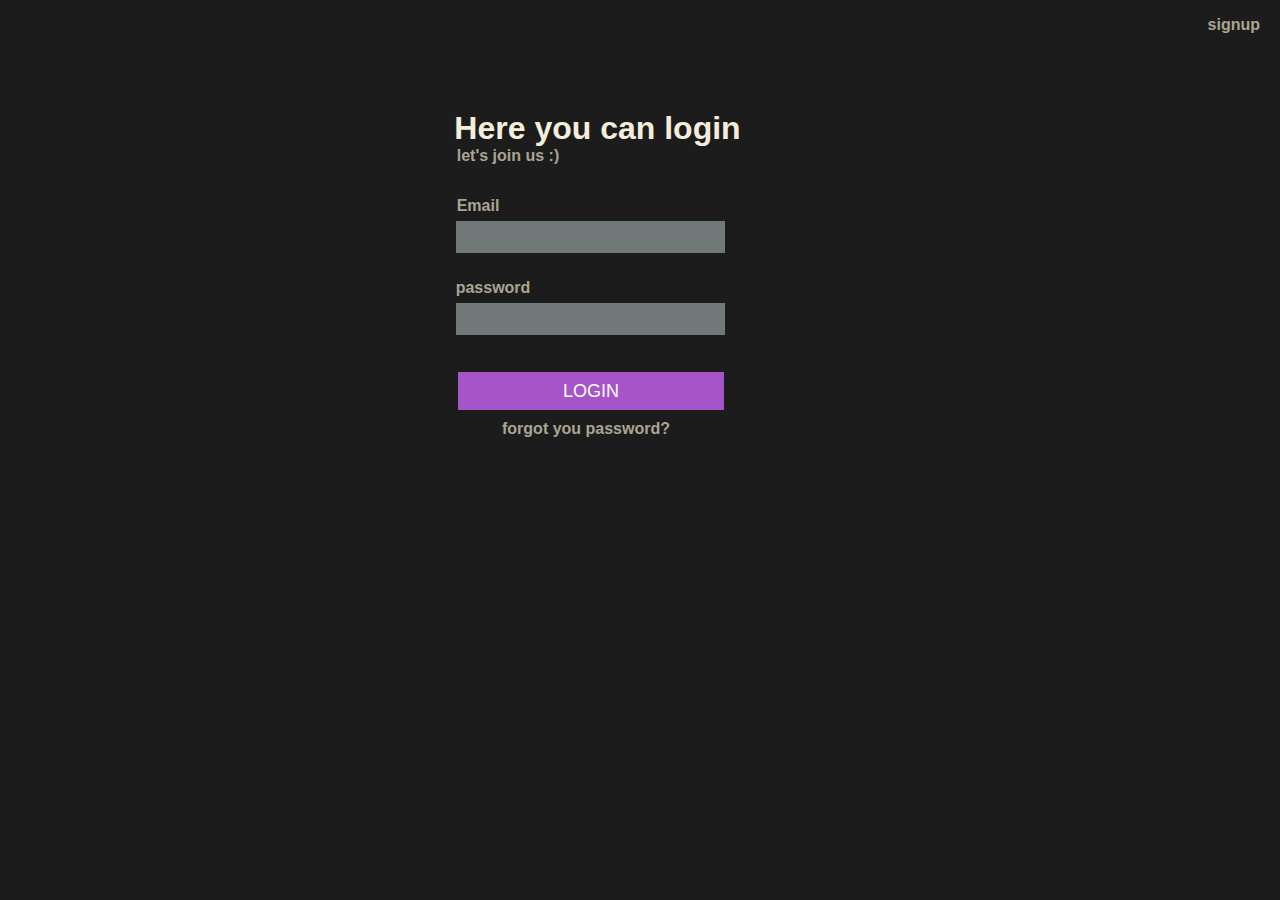
<file: index.html>
<!DOCTYPE html>
<html lang="en" dir="ltr">
  <head>
    <meta charset="utf-8">
    <title> MY  FIRST PROJECT</title>
    <link rel="stylesheet" href="css/login.css">
  </head>
  <body>
    <div class="top-contianer">
      <h3><p  class="signup"><a href="signup.html">signup</a></p></h3>
      <h1>Here you can login</h1>
      <h3>let's join us :)</h3>
    </div>
    <div class="middle-contianer">
       <h3><p>Email</p></h3>
      <input type="email" name="" value=""><br>
     <h3><p class="pass">password</p></h3>
      <input type="password" name="" value="">
    </div>
  <div class="bottom-contianer">
    <p class="button"><a class="btn"href="main.html">LOGIN</a></p>
      <h3><p class="for">forgot you password?</p></h3>
  </div>

  </body>
</html>
</file>
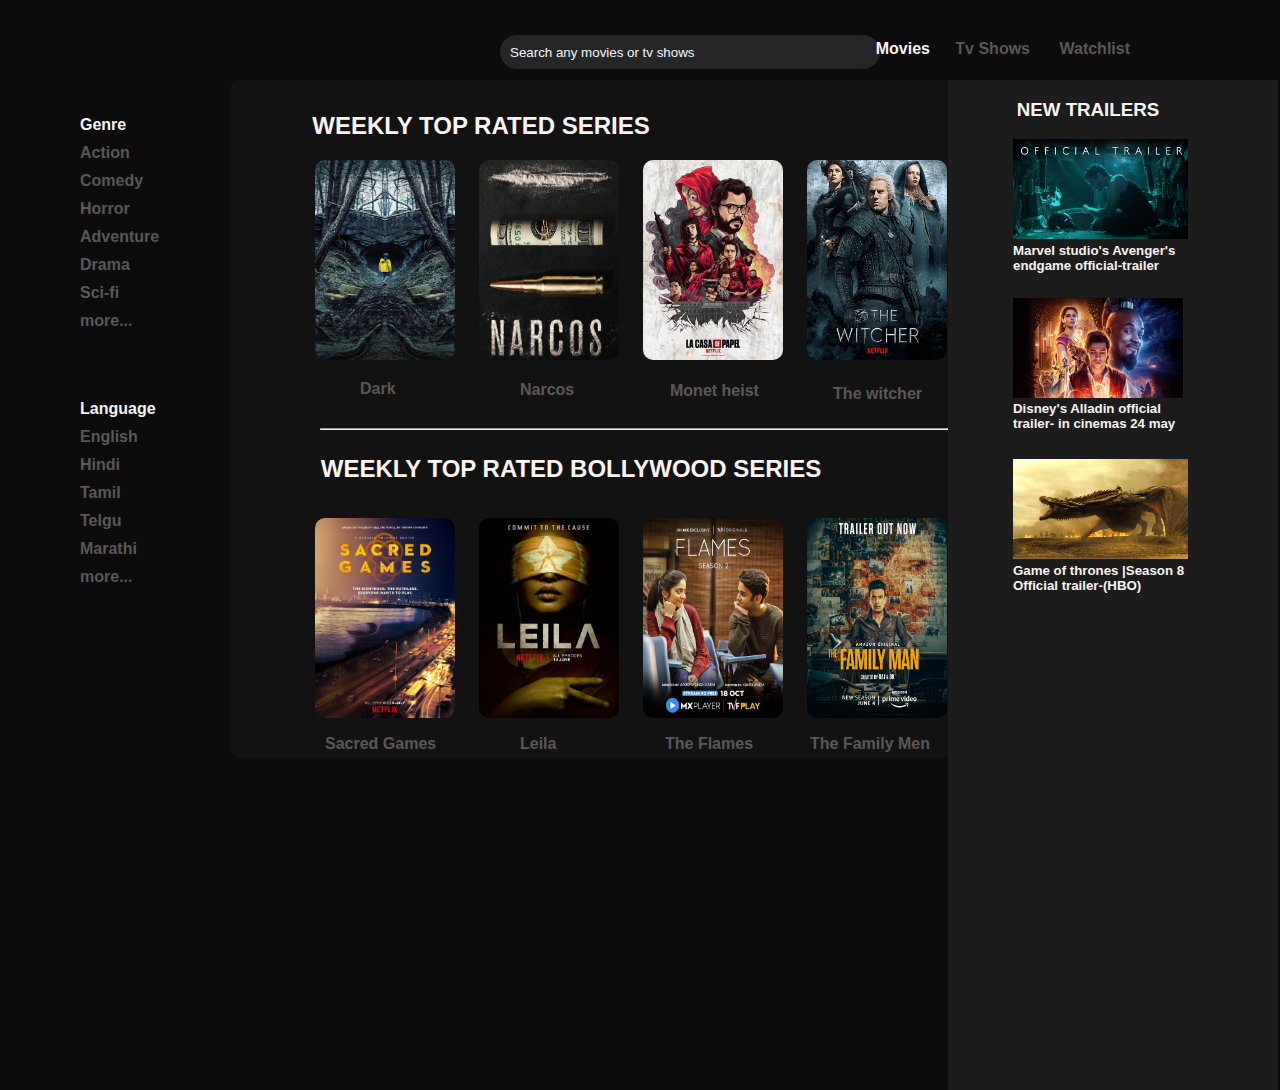
<file: main.html>
<!DOCTYPE html>
<html lang="en" dir="ltr">
  <head>
    <meta charset="utf-8">
    <title>my entry page</title>
    <link rel="stylesheet" href="css/main.css">
  </head>
  <body>
  <input type="text" name="" value="Search any movies or tv shows">
    <h4 class="sideh1">Movies</h4>
    <h4 class="sideh2">Tv Shows</h4>
    <h4 class="sideh3">Watchlist</h4>

  <div class="side1">
  <p> <h4 class="white1">Genre</h4>
    <h4>Action</h4>
    <h4>Comedy</h4>
    <h4>Horror</h4>
    <h4>Adventure</h4>
    <h4>Drama</h4>
    <h4>Sci-fi</h4>
    <h4>more...</h4>
    </p>

  </div>
  <div class="side2">
    <h4 class="white1">Language</h4>
    <h4>English</h4>
    <h4>Hindi</h4>
    <h4>Tamil</h4>
    <h4>Telgu</h4>
    <h4>Marathi</h4>
    <h4>more...</h4>

  </div>

  <div class="main">
    <h2 class="headingmain">WEEKLY TOP RATED SERIES</h2>
  <img class="img1" src="image/dark.png" alt="image1">
  <img class="img2" src="image/narcos.png" alt="image2">
  <img class="img3" src="image/moneyheist.png" alt="image3">
  <img class="img4" src="image/witcher.png" alt="image4">

  <p ><h4 class="heading1">Dark</h4></p>
  <p><h4  class="heading2">Narcos</h4></p>
  <p ><h4 class="heading3"><a href="movie.html">Monet heist</a></h4></p>
  <p ><h4 class="heading4">The witcher</h4></p>
  <hr>
  <h2 class="headingmain2">WEEKLY TOP RATED BOLLYWOOD SERIES</h2>

  <img class="img5"src="image/sc.png" alt="imag5">
  <img class="img6" src="image/leila.png" alt="imag6">
  <img class="img7" src="image/theflames.png" alt="imag7">
  <img class="img8" src="image/familymen.png" alt="imag8">
  <p ><h4 class="heading5">Sacred Games</h4></p>
  <p><h4  class="heading6">Leila</h4></p>
  <p ><h4 class="heading7">The Flames</h4></p>
  <p ><h4 class="heading8">The Family Men</h4></p>


  </div>


  <div class="sidemain">
    <h3 class="new">NEW TRAILERS</h3>
    <img class="img9" src="image/endgame.png" alt="imag9">
     <h5>Marvel studio's Avenger's</h5>
    <h5>endgame official-trailer</hendgame5>
    <br>
    <img class="img10" src="image/aladin.png" alt="imag10" />
    <h5>Disney's Alladin official</h5>
      <h5>trailer- in cinemas 24 may</h5>
    <br>
    <img class="img11" src="image/got.png" alt="imag11">
    <h5>Game of thrones |Season 8</h5>
    <h5>Official trailer-(HBO)</h5>

  </div>

  </body>
</html>
</file>
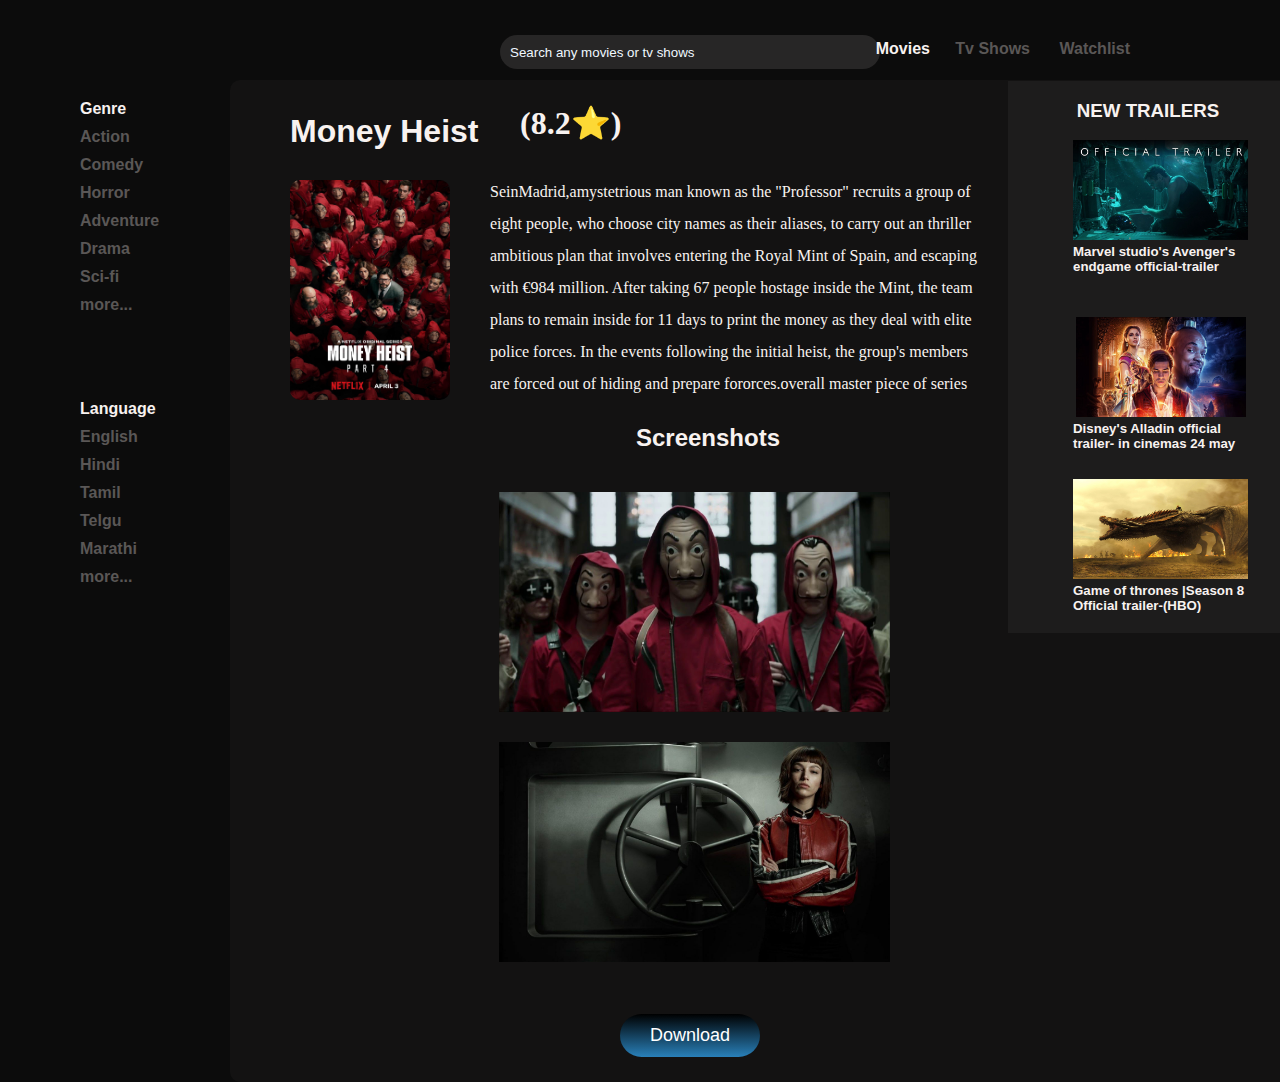
<file: movie.html>
<!DOCTYPE html>
<html lang="en" dir="ltr">
  <head>
    <meta charset="utf-8">
    <title>my movie</title>
    <link rel="stylesheet" href="css/movie.css">
  </head>
  <body>
  <input type="text" name="" value="Search any movies or tv shows">
    <h4 class="sideh1">Movies</h4>
    <h4 class="sideh2">Tv Shows</h4>
    <h4 class="sideh3">Watchlist</h4>


  <div class="side1">
   <h4 class="white1">Genre</h4>
    <h4>Action</h4>
    <h4>Comedy</h4>
    <h4>Horror</h4>
    <h4>Adventure</h4>
    <h4>Drama</h4>
    <h4>Sci-fi</h4>
    <h4>more...</h4>


  </div>
  <div class="side2">
    <h4 class="white1">Language</h4>
    <h4>English</h4>
    <h4>Hindi</h4>
    <h4>Tamil</h4>
    <h4>Telgu</h4>
    <h4>Marathi</h4>
    <h4>more...</h4>

  </div>

  <div class="main">
    <h1 class="headingmain">Money Heist</h1>
    <span <class= "rating"><h1>(8.2⭐)</h1></span>
  <img class="img1" src="image/image.png" alt="image1">

  <div class="read">
    <p> SeinMadrid,amystetrious man known as the "Professor" recruits a group of eight people, who choose city names as their aliases, to carry out an thriller ambitious plan that involves entering the Royal Mint of Spain, and escaping with €984 million. After taking 67 people hostage inside the Mint, the team plans to remain inside for 11 days to print the money as they deal with elite police forces. In the events following the initial heist, the group's members are forced out of hiding and prepare fororces.overall master piece of series</p>
  </div>
  <h2 class="headingmain2">Screenshots</h2>
  <img class="screenshot1"src="image/screenshoto1.png" alt="s1">
  <img class="screenshot2"src="image/screenshot2.png" alt="s1"

  </div>



   <div class="sidemain">
    <h3 class="new">NEW TRAILERS</h3>
    <img class="img9" src="image/endgame.png" alt="imag9">
     <h5>Marvel studio's Avenger's</h5>
    <h5>endgame official-trailer</h5>
    <br>
    <img class="img10" src="image/aladin.png" alt="imag10" />
    <h5>Disney's Alladin official</h5>
      <h5>trailer- in cinemas 24 may</h5>
    <br>
    <img class="img11" src="image/got.png" alt="imag11">
    <h5>Game of thrones |Season 8</h5>
    <h5>Official trailer-(HBO)</h5>

  </div>

<a class="btn" href="loginmain.html">Download</a>
  </body>
</html>
</file>
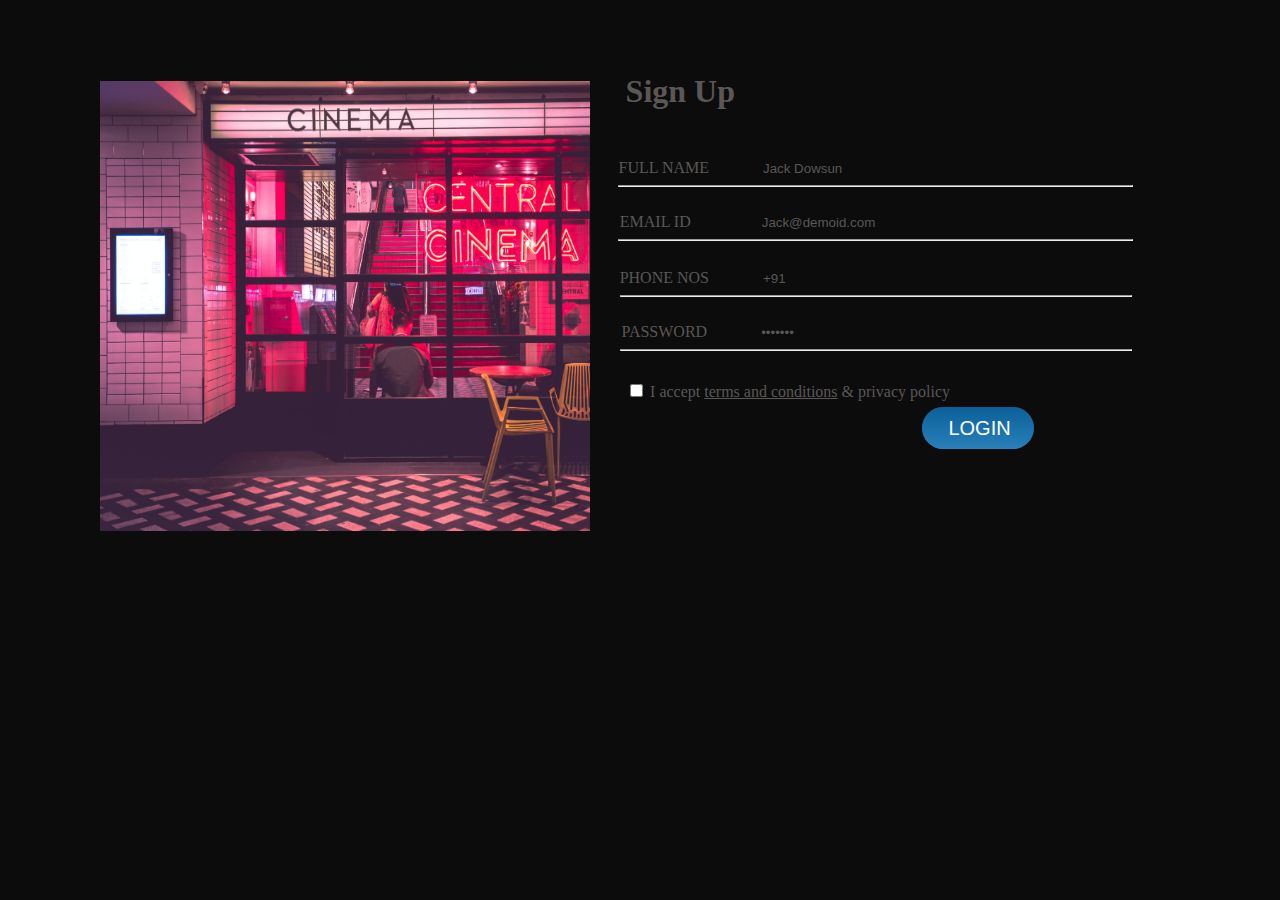
<file: signup.html>
<!DOCTYPE html>
<html lang="en" dir="ltr">

<head>
  <meta charset="utf-8">
  <title> my first signup page</title>
  <link rel="stylesheet" href="css/signup.css">

</head>

<body><div class="main">
    <div class="img">
      <img class="img1" src="image/ladders.png "alt="entry-img"></div>
  <h1><p class="heading">Sign Up</p></h1>
  <div class="first">
    <label>FULL NAME</label>
    <input type="name" name="FULL NAME" value="Jack Dowsun"><hr>
    <label class="email">EMAIL ID</label>
    <input type="email" name="EMAIL ID" value="Jack@demoid.com"><hr>
  </div>
  <div class="second">
    <label>PHONE NOS</label>
    <input type="phone nos" name="" value="+91"><hr>
    <label>PASSWORD</label>
    <input type="password" name="" value=" ......"><hr>
  </div>
  <div class="third">
    <input type="checkbox"class="check" name="" value="">
    <label class = "imp"> I accept <u>terms and conditions</u> & privacy policy</label><br />
  <p><a class="btn" href="main.html">LOGIN</a></p>
  </div>
</div>
</body>

</html>
</file>
<file: css/login.css>
body{
  background-color: #000000e3;
  text-align: center;
  margin: 0;
  padding-left: 60px;
}
h1{
color: #F5EDDC;
padding : 0 45px  0 0;
margin-top: 60px;
margin-bottom: 0;
font-family: sans-serif;
}
a{
  text-decoration: none;
  color: #AAA492;
}
h3{
  color: #AAA492;
  font-family: sans-serif;
  font-size: medium;
  padding-right: 224px;
margin-top: 0;
}
.top-contianer{
  padding: 50px 100px 0 0;
  margin-bottom: 0;
}
.signup{
padding-left: 40px;
position: absolute;
right: 10px;
top:0px

}
.middle-contianer{
  position: relative;
  bottom: 50px;
  padding: 50px 150px 10px 0;
}
p{
  padding-right: 10px;

}
.pass{
  margin-left: 30px;
}
.bottom-contianer{
 padding: 50px;
}
input{
  background-color: #707977;
  margin: 0;
  border: 0;
  position: relative;
  right:5px;
  padding-left: 90px;
  height: 30px;
  bottom:10px;
}
.button{
  padding-right: 200px;
  padding-left: 30px;
 position: relative;
 bottom: 90px;
 left: 6px;

}
.for{
  position: relative;
  bottom: 90px;
  left: 33px;
  padding-top: 2px;
}

.btn {
  -webkit-border-radius: 0;
  -moz-border-radius: 0;
  border-radius: 0px;
  font-family: Arial;
  color: #ffffff;
  font-size: 18px;
  background: #a654c7;
  
  padding: 9px 105px 9px 105px;
  text-decoration: none;
}

.btn:hover {
  text-decoration: none;
}
/* #a654c7*/
</file>
<file: css/main.css>
body{
  text-align: center;
  margin: 0;
  border: 0;
 background-color: #0c0c0c;


}
a{
  text-decoration: none;
  color: #5A5756;
}
input{
padding-right: 50px;
padding-left: 10px;
border-radius: 40px;
width: 320px;
height: 32px;
position: absolute;
top: 35px;
left: 500px;
 background-color: #272626;
 color: aliceblue;
 border: 0;
}
h4{
  margin: 0;
 color : #5A5756;
  padding-bottom: 10px;
  text-align: left;
    font-family: 'Lucida Sans', 'Lucida Sans Regular', 'Lucida Grande', 'Lucida Sans Unicode', Geneva, Verdana, sans-serif;

}
.side1{
  position: absolute;
  left: 50px;
  top: 50px;
  padding: 50px 10px 300px 30px;

}
.side2{
  position: absolute;
  left: 80px;
  padding-top: 400px;
}

img{
  height: 200px;


}
.img1{
  width: 140px;
  border-radius: 10px;
  position: relative;
  right: 80px;
}
.img2{
  width: 140px;
    border-radius: 10px;
    position: relative;
    right: 60px;
}
.img3{
  width: 140px;
    border-radius: 10px;
    position: relative;
    right: 40px;
}
.img4{
  width: 140px;
    border-radius: 10px;
    position: relative;
    right: 20px;

}
.main{
  position: absolute;
  top: 80px;
  left: 230px;
  padding-bottom: 0;
  padding-right: 60px;
  padding-top: 12px;
  padding-left: 130px;
  background-color: rgb(19, 18, 18);
  border-radius: 10px;

}

.heading1{
  position: absolute;
  left: 130px;
  font-family: 'Lucida Sans', 'Lucida Sans Regular', 'Lucida Grande', 'Lucida Sans Unicode', Geneva, Verdana, sans-serif;
}
.heading2{
  position: relative;
  left: 160px;
  top:  1.5px;
  font-family: 'Lucida Sans', 'Lucida Sans Regular', 'Lucida Grande', 'Lucida Sans Unicode', Geneva, Verdana, sans-serif;
}
.heading3{
  position: relative;
  left: 310px;
  bottom:  42px;
  font-family: 'Lucida Sans', 'Lucida Sans Regular', 'Lucida Grande', 'Lucida Sans Unicode', Geneva, Verdana, sans-serif;
}
.heading4{
  position: absolute;
  right: 140px;
 top: 305px;
   font-family: 'Lucida Sans', 'Lucida Sans Regular', 'Lucida Grande', 'Lucida Sans Unicode', Geneva, Verdana, sans-serif;


}
.headingmain{
  position: relative;
  right: 200px;
    font-family: 'Lucida Sans', 'Lucida Sans Regular', 'Lucida Grande', 'Lucida Sans Unicode', Geneva, Verdana, sans-serif;
    color: #F8F2F0;
}
hr{
  width: 640px;

  position: relative;
  bottom: 40px;
  right: 40px;
  background-color: #5A5756;

}
.headingmain2{
  position: relative;
  bottom: 35px;
  right: 110px;
    font-family: 'Lucida Sans', 'Lucida Sans Regular', 'Lucida Grande', 'Lucida Sans Unicode', Geneva, Verdana, sans-serif;
      color: #F8F2F0;
}
.img5{
  width:  140px;
  border-radius: 10px;
  position: relative;
  right: 80px;
  bottom: 20px;
}
.img6{
  width:  140px;
  border-radius: 10px;
  position: relative;
  right: 60px;
      bottom: 20px;
}

.img7{
  width:  140px;
  border-radius: 10px;
  position: relative;
  right: 40px;
    bottom: 20px;
}

.img8{
  width:  140px;
  border-radius: 10px;
  position: relative;
  right: 20px;
    bottom: 20px;
}
.sidemain{
  position: absolute;
  right: 2px;
  top: 80px;
  bottom: -190px;
  padding-left: 65px;
  padding-right: 90px;
  background-color: #1d1c1c;
    font-family: 'Lucida Sans', 'Lucida Sans Regular', 'Lucida Grande', 'Lucida Sans Unicode', Geneva, Verdana, sans-serif;
      color: #F8F2F0;

}
.img9{
  width: 175px;
  height: 100px;
}
.img10{
  width: 170px;
  height: 100px;
  padding-top: 25px;
}
.img11{
  width: 175px;
  height: 100px;
  padding-top: 10px;
}
h5{
  margin: 0;
  padding: 0;
  text-align: left;
}
.new{
  padding-right: 25px;
}
.heading5{
  position: absolute;
  left: 95px;
  top: 655px;
    font-family: 'Lucida Sans', 'Lucida Sans Regular', 'Lucida Grande', 'Lucida Sans Unicode', Geneva, Verdana, sans-serif;
}
.heading6{
  position: absolute;
  left: 290px;
  top: 655px;
    font-family: 'Lucida Sans', 'Lucida Sans Regular', 'Lucida Grande', 'Lucida Sans Unicode', Geneva, Verdana, sans-serif;
}
.heading7{
  position: absolute;
  left: 435px;
  top: 655px;
    font-family: 'Lucida Sans', 'Lucida Sans Regular', 'Lucida Grande', 'Lucida Sans Unicode', Geneva, Verdana, sans-serif;
}
.heading8{
  position: absolute;
  left: 580px;
  top: 655px;
    font-family: 'Lucida Sans', 'Lucida Sans Regular', 'Lucida Grande', 'Lucida Sans Unicode', Geneva, Verdana, sans-serif;
}
.sideh1{
  position: absolute;
  right: 350px;
  top: 40px;
    font-family: 'Lucida Sans', 'Lucida Sans Regular', 'Lucida Grande', 'Lucida Sans Unicode', Geneva, Verdana, sans-serif;
  color: #F8F2F0;
}
.sideh2{
  position: absolute;
  right: 250px;
  top: 40px;
    font-family: 'Lucida Sans', 'Lucida Sans Regular', 'Lucida Grande', 'Lucida Sans Unicode', Geneva, Verdana, sans-serif;
}
.sideh3{
  position: absolute;
  right: 150px;
  top: 40px;
    font-family: 'Lucida Sans', 'Lucida Sans Regular', 'Lucida Grande', 'Lucida Sans Unicode', Geneva, Verdana, sans-serif;
}
.white1{
  color:   #F8F2F0;
}
</file>
<file: css/movie.css>
body{
  text-align: center;
  margin: 0;
  border: 0;
 background-color: #0c0c0c;


}
input{
padding-right: 50px;
padding-left: 10px;
border-radius: 40px;
width: 320px;
height: 32px;
position: absolute;
top: 35px;
left: 500px;
 background-color: #272626;
 color: aliceblue;
 border: 0;
}
h4{
  margin: 0;
 color : #5A5756;
  padding-bottom: 10px;
  text-align: left;
    font-family: 'Lucida Sans', 'Lucida Sans Regular', 'Lucida Grande', 'Lucida Sans Unicode', Geneva, Verdana, sans-serif;

}
.side1{
  position: absolute;
  left: 50px;
  top: 50px;
  padding: 50px 10px 300px 30px;

}
.side2{
  position: absolute;
  left: 80px;
  padding-top: 400px;
}

img{
  height: 220px;


}
.img1{
  width: 160px;
  border-radius: 10px;
  position: absolute;
  left: 60px;
  top: 100px;


}

.main{
  position: absolute;
  top: 80px;
  left: 230px;
  padding-bottom: 990px;
  padding-right: 560px;
  padding-top: 12px;
  padding-left: 550px;
  background-color: rgb(19, 18, 18);
  border-radius: 10px;

}


.screenshot1{
  position: absolute;
  bottom: 370px;
  right: 450px;
}
.screenshot2{
  position: absolute;
  bottom: 120px;
  right: 450px;
}
.headingmain{
  position: absolute;
  left: 60px;
    font-family: 'Lucida Sans', 'Lucida Sans Regular', 'Lucida Grande', 'Lucida Sans Unicode', Geneva, Verdana, sans-serif;
    color: #F8F2F0;
}
hr{
  width: 640px;

  position: relative;
  bottom: 40px;
  right: 40px;
  background-color: #5A5756;

}
.headingmain2{
  position: absolute;
  bottom: 610px;
  right: 560px;
    font-family: 'Lucida Sans', 'Lucida Sans Regular', 'Lucida Grande', 'Lucida Sans Unicode', Geneva, Verdana, sans-serif;
      color: #F8F2F0;
}

.sidemain{
  position: absolute;
  right: 2px;
  top: 1px;
  padding-left: 65px;
  padding-right: 90px;
  padding-bottom: 20px;
  background-color: #1d1c1c;
    font-family: 'Lucida Sans', 'Lucida Sans Regular', 'Lucida Grande', 'Lucida Sans Unicode', Geneva, Verdana, sans-serif;
      color: #F8F2F0;

}

.img9{
  width: 175px;
  height: 100px;
}
.img10{
  width: 170px;
  height: 100px;
  padding-top: 25px;
}
.img11{
  width: 175px;
  height: 100px;
  padding-top: 10px;
}
h5{
  margin: 0;
  padding: 0;
  text-align: left;
}
.new{
  padding-right: 25px;
}

.sideh1{
  position: absolute;
  right: 350px;
  top: 40px;
    font-family: 'Lucida Sans', 'Lucida Sans Regular', 'Lucida Grande', 'Lucida Sans Unicode', Geneva, Verdana, sans-serif;
  color: #F8F2F0;
}
.sideh2{
  position: absolute;
  right: 250px;
  top: 40px;
    font-family: 'Lucida Sans', 'Lucida Sans Regular', 'Lucida Grande', 'Lucida Sans Unicode', Geneva, Verdana, sans-serif;
}
.sideh3{
  position: absolute;
  right: 150px;
  top: 40px;
    font-family: 'Lucida Sans', 'Lucida Sans Regular', 'Lucida Grande', 'Lucida Sans Unicode', Geneva, Verdana, sans-serif;
}
.white1{
  color:   #F8F2F0;
}
.btn {
  background: #000000;
  background-image: -webkit-linear-gradient(top, #000000, #2980b9);
  background-image: -moz-linear-gradient(top, #000000, #2980b9);
  background-image: -ms-linear-gradient(top, #000000, #2980b9);
  background-image: -o-linear-gradient(top, #000000, #2980b9);
  background-image: linear-gradient(to bottom, #000000, #2980b9);
  -webkit-border-radius: 30;
  -moz-border-radius: 30;
  border-radius: 30px;
  font-family: Arial;
  color: #ffffff;
  font-size: 18px;
  padding: 11px 30px 11px 30px;
  text-decoration: none;
  position: absolute;
  bottom: 25px;
  right: 580px;
}

.btn:hover {
  background: #3cb0fd;
  background-image: -webkit-linear-gradient(top, #3cb0fd, #3498db);
  background-image: -moz-linear-gradient(top, #3cb0fd, #3498db);
  background-image: -ms-linear-gradient(top, #3cb0fd, #3498db);
  background-image: -o-linear-gradient(top, #3cb0fd, #3498db);
  background-image: linear-gradient(to bottom, #3cb0fd, #3498db);
  text-decoration: none;
}
.read{
  width: 150%;
  margin-left: 100px auto 100px auto;
  text-align: left;
}
p{
  display: inline;
  width: 500px;
  line-height: 2;
  position: absolute;
  left: 260px;
  top: 80px;
  color:   #F8F2F0;

}

span{
  position: absolute;
  left: 290px;
  top: 3px;
    color:#F8F2F0;
}
</file>
<file: css/signup.css>
body{
  text-align: center;
  margin:0;
  border :0;
   background-color: #0c0c0c;
}


hr{
  width:  150%;
  height: auto;
  background-color:  #5A5756;
}
input{
  padding-left: 10px;
  padding-right: 20px;
  padding-top: 20px;
  border: 0;
   background-color: #0c0c0c;
  color: #5A5756;

}
.first{
  position: absolute;
  right:320px;
  padding-top: 120px;
  padding-left: 150px;
}
.second{
position: absolute;
    right:320px;
  padding-top: 230px;
  padding-bottom: 50px;
}
.third{
  position: absolute;
    right:320px;
  padding-top: 360px;
}
label{
  padding-right: 40px;
  color : #5A5756;
}
.img1{
height: 450px;
width: 490px;
float: left;
position: relative;
left: 100px;
padding-top: 60px;

border: 10px 10px 10px 10px
}



.btn {
 background: #0e4366;
  background-image: -webkit-linear-gradient(top, #0b6099, #2980b9);
  background-image: -moz-linear-gradient(top, #0b6099, #2980b9);
  background-image: -ms-linear-gradient(top, #0b6099, #2980b9);
  background-image: -o-linear-gradient(top, #0b6099, #2980b9);
  background-image: linear-gradient(to bottom, #0b6099, #2980b9);
  -webkit-border-radius: 28;
  -moz-border-radius: 28;
  border-radius: 28px;
  font-family: Arial;
  color: #ffffff;
  font-size: 20px;
  padding: 10px 23px 10px 26px;
  text-decoration: none;
  position: relative;
  left: 200px;
}

.btn:hover {
  background: #3cb0fd;
  background-image: -webkit-linear-gradient(top, #3cb0fd, #3498db);
  background-image: -moz-linear-gradient(top, #3cb0fd, #3498db);
  background-image: -ms-linear-gradient(top, #3cb0fd, #3498db);
  background-image: -o-linear-gradient(top, #3cb0fd, #3498db);
  background-image: linear-gradient(to bottom, #3cb0fd, #3498db);
  text-decoration: none;
}
.email{
  padding-right: 57px;
}
.heading{
  padding-top: 20px;
  position: absolute;
  right: 545px;
    color : #5A5756;
}
.imp{
position: relative;
left:30px;
}
.check{
  position: relative;
  left:30px;
 border-radius: 100%;

}
</file>
